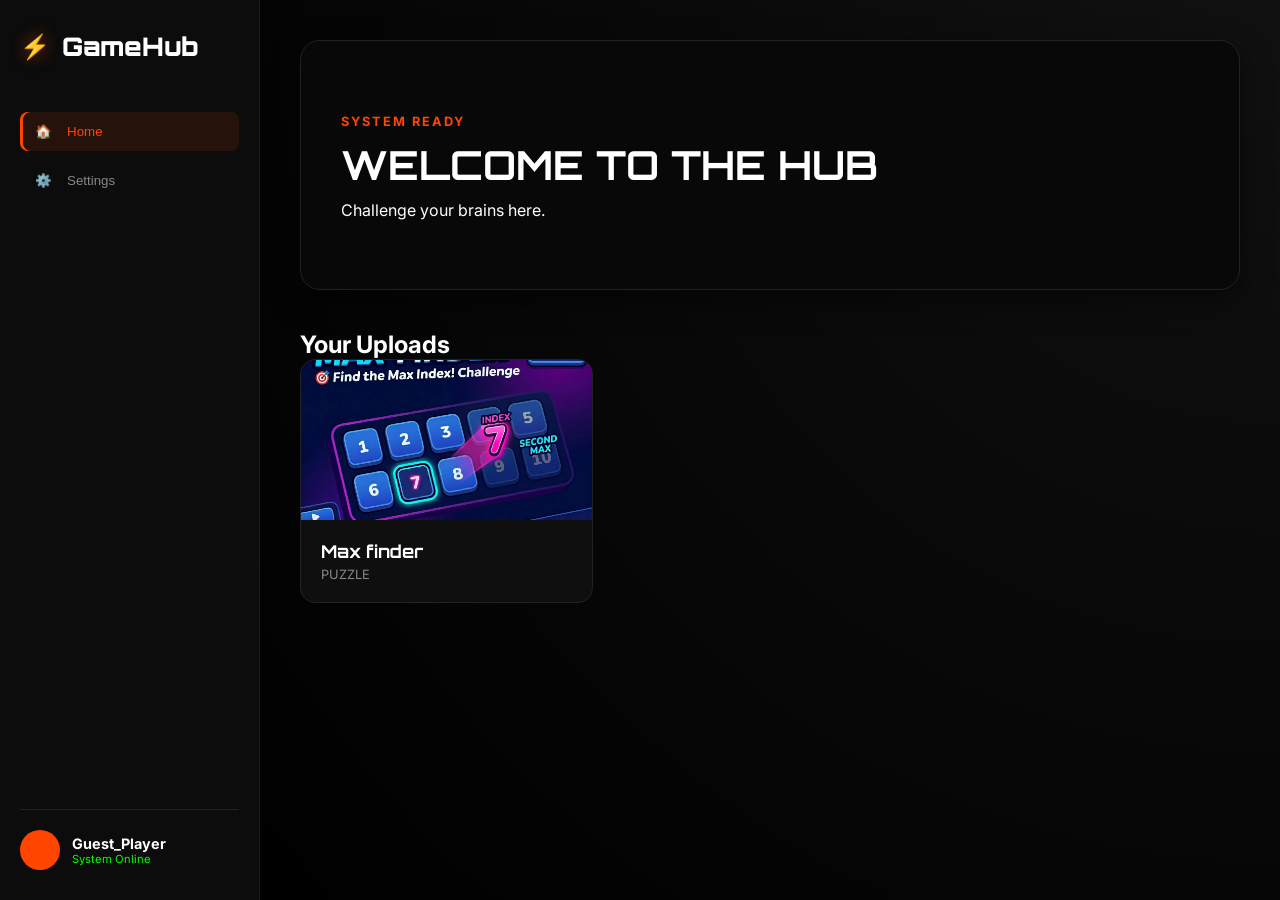
<file: index.html>
<!DOCTYPE html>
<html lang="en">
<head>
    <meta charset="UTF-8">
    <meta name="viewport" content="width=device-width, initial-scale=1.0">
    <title>GameHub | Ultimate Launcher</title>
    <link rel="stylesheet" href="style.css">
    <link href="https://fonts.googleapis.com/css2?family=Orbitron:wght@400;700;900&family=Inter:wght@300;500;700&display=swap" rel="stylesheet">
</head>
<body>

    <div class="app-shell">
        <aside class="sidebar">
            <div class="brand">
                <span class="logo-icon">⚡</span>
                <span class="logo-text">GameHub</span>
            </div>
            
            <nav class="menu">
                <button class="menu-item active" onclick="location.reload()">
                    <span class="icon">🏠</span> <span class="label">Home</span>
                </button>
                <button class="menu-item">
                    <span class="icon">⚙️</span> <span class="label">Settings</span>
                </button>
            </nav>

            <div class="user-card">
                <div class="avatar"></div>
                <div class="user-info">
                    <p class="username">Guest_Player</p>
                    <p class="status">System Online</p>
                </div>
            </div>
        </aside>

        <main class="viewport">
            
            <section id="library-view" class="content-view">
                <div class="hero">
                    <div class="hero-content">
                        <span class="accent-tag">SYSTEM READY</span>
                        <h1>WELCOME TO THE HUB</h1>
                        <p>Challenge your brains here.</p>
                    </div>
                </div>

                <div class="section-bar">
                    <h2>Your Uploads</h2>
                </div>

                <div id="game-grid" class="game-grid">
                    </div>
            </section>

            <section id="stage-view" class="content-view hidden">
                <div class="stage-header">
                    <button class="btn-back" onclick="exitToHub()">← EXIT TO HUB</button>
                    <h2 id="active-game-title">GAME TITLE</h2>
                </div>
                
                <div class="game-window">
                    <div id="game-mount">
                        </div>
                </div>
            </section>

        </main>
    </div>

    <script src="script.js"></script>
</body>
</html>
</file>
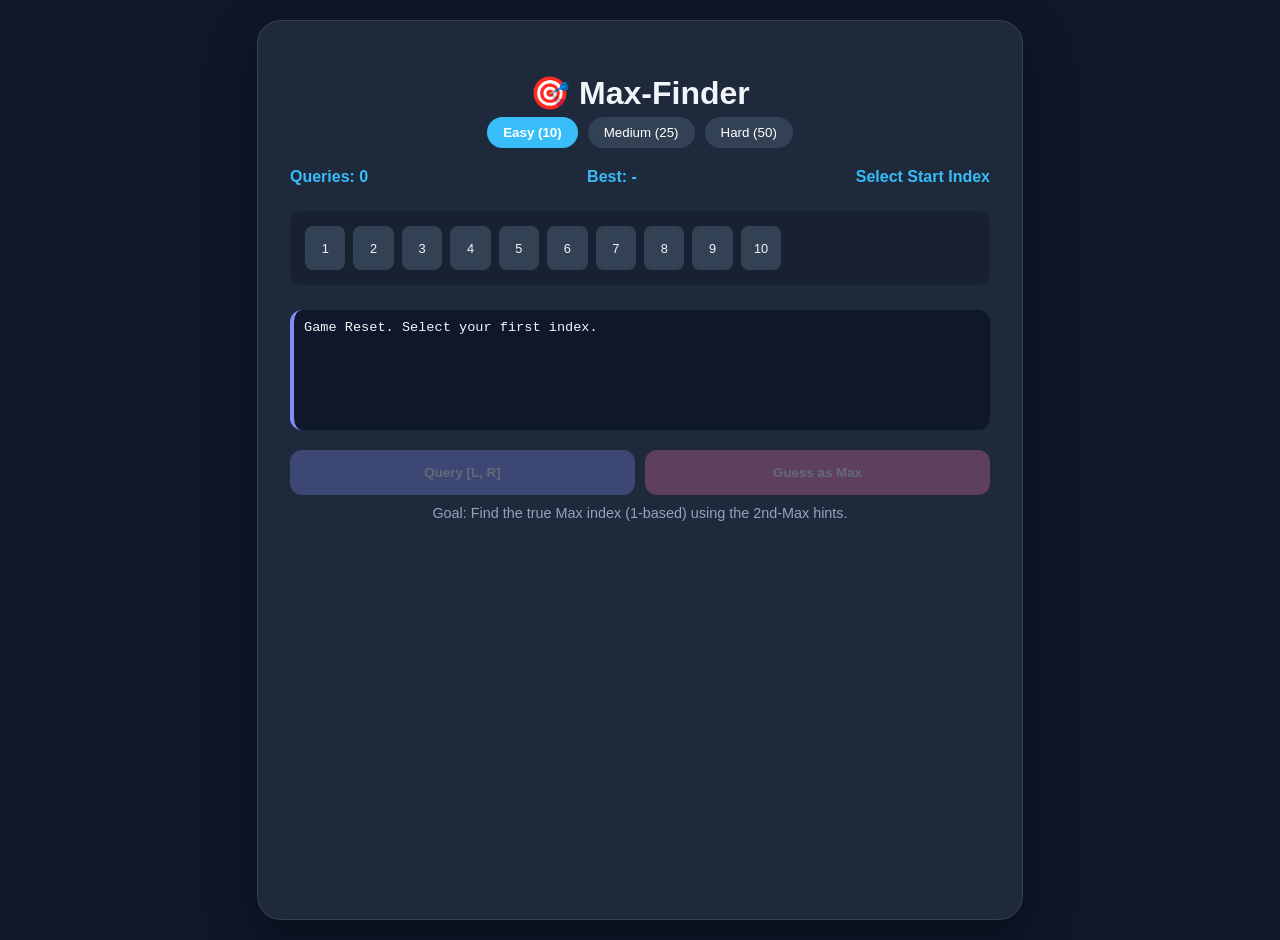
<file: uploads/games/Max_finder/index.html>
<!DOCTYPE html>
<html lang="en">
<head>
    <meta charset="UTF-8">
    <meta name="viewport" content="width=device-width, initial-scale=1.0">
    <title>Max-Finder Challenge</title>
    <style>
        :root {
            --bg: #0f172a; --card: #1e293b; --primary: #38bdf8;
            --secondary: #818cf8; --accent: #f472b6; --text: #f1f5f9;
            --selection: rgba(56, 189, 248, 0.2);
        }
        body { font-family: 'Inter', sans-serif; background: var(--bg); color: var(--text); display: flex; justify-content: center; padding: 20px; margin: 0; min-height: 100vh; }
        .game-card { background: var(--card); padding: 2rem; border-radius: 24px; width: 100%; max-width: 700px; box-shadow: 0 20px 50px rgba(0,0,0,0.4); border: 1px solid rgba(255,255,255,0.1); }
        
        /* Difficulty Tabs */
        .difficulty-row { display: flex; gap: 10px; margin-bottom: 20px; justify-content: center; }
        .diff-btn { background: #334155; border: none; color: white; padding: 8px 16px; border-radius: 20px; cursor: pointer; transition: 0.3s; }
        .diff-btn.active { background: var(--primary); font-weight: bold; }

        /* Grid System */
        .array-grid { display: grid; grid-template-columns: repeat(auto-fill, minmax(40px, 1fr)); gap: 8px; margin: 25px 0; padding: 15px; background: rgba(0,0,0,0.2); border-radius: 12px; }
        .cell { height: 40px; background: #334155; border-radius: 8px; display: flex; align-items: center; justify-content: center; cursor: pointer; user-select: none; transition: 0.2s; font-size: 0.8rem; border: 2px solid transparent; }
        .cell:hover { background: #475569; border-color: var(--secondary); }
        .cell.selected { background: var(--selection); border-color: var(--primary); }
        .cell.in-range { background: var(--primary); color: #0f172a; font-weight: bold; box-shadow: 0 0 15px var(--primary); }
        .cell.is-max { background: var(--accent) !important; color: white; transform: scale(1.1); }

        /* Status & Logs */
        .stats-bar { display: flex; justify-content: space-between; font-weight: 600; color: var(--primary); margin-bottom: 10px; }
        .log-box { background: #0f172a; height: 100px; overflow-y: auto; border-radius: 12px; padding: 10px; font-family: monospace; font-size: 0.85rem; margin-bottom: 20px; border-left: 4px solid var(--secondary); }
        
        .controls { display: flex; gap: 10px; }
        button.main-btn { flex: 1; padding: 15px; border-radius: 12px; border: none; font-weight: bold; cursor: pointer; transition: 0.2s; }
        .query-btn { background: var(--secondary); color: white; }
        .guess-btn { background: var(--accent); color: white; }
        button:disabled { opacity: 0.3; cursor: not-allowed; }
        
        .instruction { text-align: center; color: #94a3b8; font-size: 0.9rem; margin-top: 10px; }
        #best-score {
          text-shadow: 0 0 10px rgba(74, 222, 128, 0.5);
          font-variant-numeric: tabular-nums;
        }
    </style>
</head>
<body>

<div class="game-card">
    <h1 style="text-align: center; margin-bottom: 5px;">🎯 Max-Finder</h1>
    <div class="difficulty-row" id="diff-selector">
        <button class="diff-btn active" onclick="setDiff(10, this)">Easy (10)</button>
        <button class="diff-btn" onclick="setDiff(25, this)">Medium (25)</button>
        <button class="diff-btn" onclick="setDiff(50, this)">Hard (50)</button>
    </div>

    <div class="stats-bar">
        <span>Queries: <span id="q-count">0</span></span>
        <span>Best<span id="best-size"></span>: <span id="best-score" style="color:var(--success)">-</span></span>
        <span id="game-status">Select Start Index</span>
    </div>

    <div class="array-grid" id="grid"></div>

    <div class="log-box" id="log">Welcome! Click two cells to define a range.</div>

    <div class="controls">
        <button id="btn-query" class="main-btn query-btn" onclick="runQuery()" disabled>Query [L, R]</button>
        <button id="btn-guess" class="main-btn guess-btn" onclick="runGuess()" disabled>Guess as Max</button>
    </div>
    <p class="instruction">Goal: Find the true Max index (1-based) using the 2nd-Max hints.</p>
</div>

<script>
    let n = 10;
    let hiddenArray = [];
    let queries = 0;
    let selectedIndices = []; // Stores the 1-based indices clicked

    function setDiff(size, btn) {
        n = size;
        document.querySelectorAll('.diff-btn').forEach(b => b.classList.remove('active'));
        btn.classList.add('active');
        initGame();
    }

    function initGame() {
      
        const best = localStorage.getItem(`best-maxfinder-${n}`);
        document.getElementById('best-score').innerText = best ? best : "-";
        
        queries = 0;
        selectedIndices = [];
        document.getElementById('q-count').innerText = "0";
        document.getElementById('log').innerHTML = "Game Reset. Select your first index.";
        updateButtons();
        
        // Generate random unique array
        hiddenArray = Array.from({length: n}, (_, i) => i + 1);
        for (let i = n - 1; i > 0; i--) {
            const j = Math.floor(Math.random() * (i + 1));
            [hiddenArray[i], hiddenArray[j]] = [hiddenArray[j], hiddenArray[i]];
        }

        renderGrid();
    }

    function renderGrid() {
        const grid = document.getElementById('grid');
        grid.innerHTML = '';
        for (let i = 1; i <= n; i++) {
            const cell = document.createElement('div');
            cell.className = 'cell';
            cell.id = `c-${i}`;
            cell.innerText = i;
            cell.onclick = () => handleCellClick(i);
            grid.appendChild(cell);
        }
    }

    function handleCellClick(idx) {
        if (selectedIndices.length >= 2) selectedIndices = [];
        
        selectedIndices.push(idx);
        selectedIndices.sort((a, b) => a - b);
        
        refreshHighlights();
        updateButtons();
    }

    function refreshHighlights() {
        document.querySelectorAll('.cell').forEach(c => c.className = 'cell');
        
        if (selectedIndices.length === 1) {
            document.getElementById(`c-${selectedIndices[0]}`).classList.add('selected');
            document.getElementById('game-status').innerText = "Select End Index";
        } else if (selectedIndices.length === 2) {
            for (let i = selectedIndices[0]; i <= selectedIndices[1]; i++) {
                document.getElementById(`c-${i}`).classList.add('in-range');
            }
            document.getElementById(`c-${selectedIndices[0]}`).classList.add('selected');
            document.getElementById(`c-${selectedIndices[1]}`).classList.add('selected');
            document.getElementById('game-status').innerText = "Range Locked";
        }
    }

    function updateButtons() {
        const hasRange = selectedIndices.length === 2 && selectedIndices[0] !== selectedIndices[1];
        const hasOne = selectedIndices.length === 1;
        document.getElementById('btn-query').disabled = !hasRange;
        document.getElementById('btn-guess').disabled = !hasOne;
    }

    function runQuery() {
        const [l, r] = selectedIndices;
        let sub = [];
        for (let i = l - 1; i < r; i++) {
            sub.push({ val: hiddenArray[i], idx: i + 1 });
        }
        sub.sort((a, b) => b.val - a.val);
        const smax = sub[1].idx;

        queries++;
        document.getElementById('q-count').innerText = queries;
        addLog(`Query [${l}, ${r}]: Second Max is at <strong>Index ${smax}</strong>`);
        
        selectedIndices = [];
        refreshHighlights();
        updateButtons();
    }

    function runGuess() {
        
        const guessIdx = selectedIndices[0];
        const maxVal = Math.max(...hiddenArray);
        const actualIdx = hiddenArray.indexOf(maxVal) + 1;

        if (guessIdx === actualIdx) {
            const currentBest = localStorage.getItem(`best-maxfinder-${n}`);
            if (!currentBest || queries < parseInt(currentBest)) {
              localStorage.setItem(`best-maxfinder-${n}`, queries);
              addLog(`<span style="color:var(--success)">⭐ NEW RECORD: ${queries} queries!</span>`);
            }
            
            addLog(`<span style="color:var(--success)">🏆 CORRECT! Max was at ${actualIdx}. Resetting...in 5</span>`);
            document.getElementById(`c-${actualIdx}`).classList.add('is-max');
            setTimeout(initGame, 5000);
        } else {
            addLog(`<span style="color:var(--accent)">❌ WRONG! Max was at ${actualIdx}. Try again!</span>`);
            initGame();
        }
    }

    function addLog(msg) {
        const log = document.getElementById('log');
        log.innerHTML = `<div>> ${msg}</div>` + log.innerHTML;
    }

    initGame();
</script>
</body>
</html>
</file>
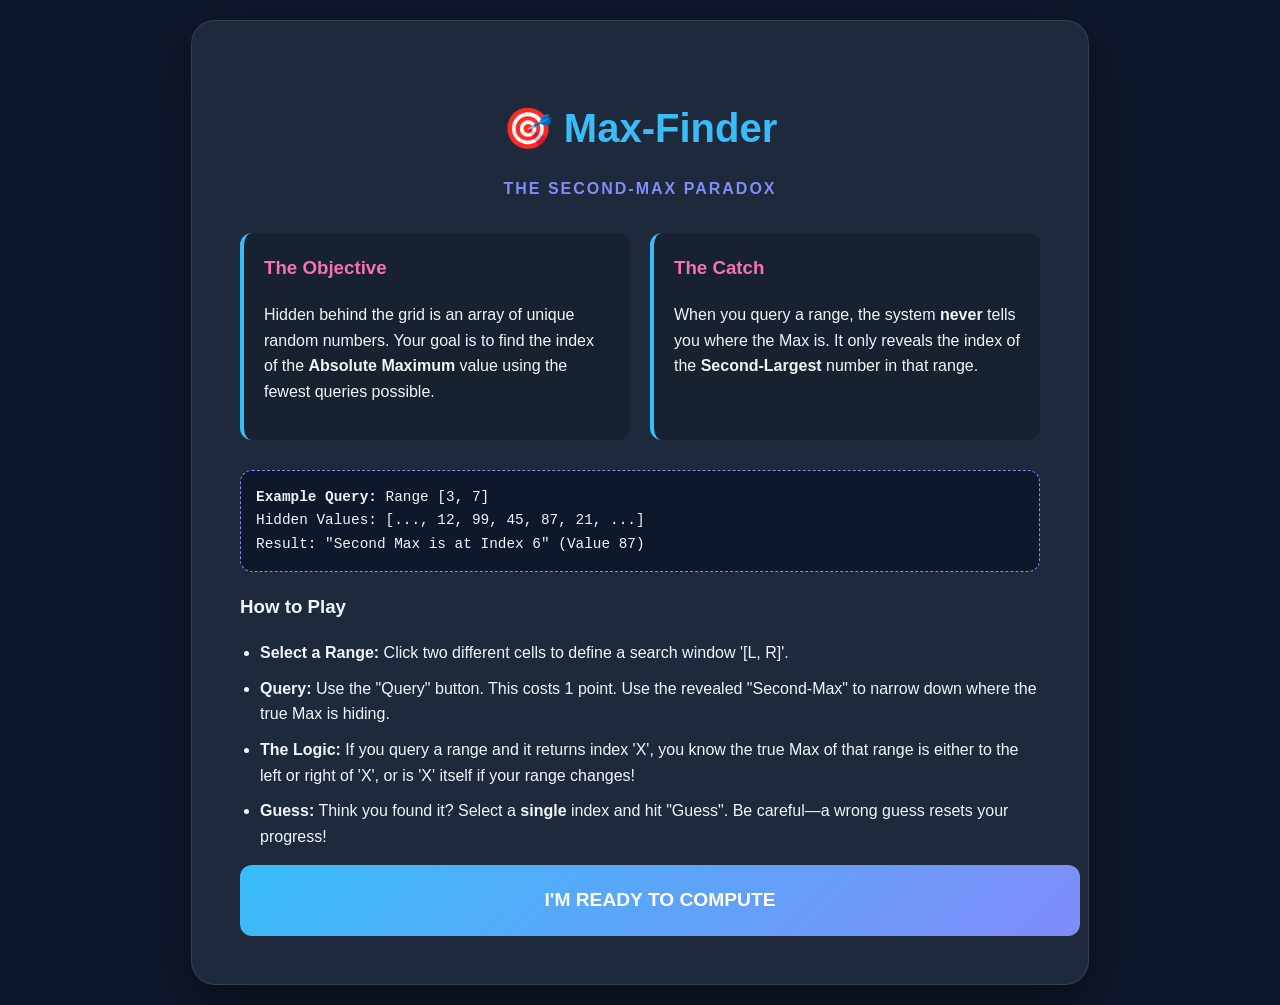
<file: uploads/games/Max_finder/htp.html>
<!DOCTYPE html>
<html lang="en">
<head>
    <meta charset="UTF-8">
    <meta name="viewport" content="width=device-width, initial-scale=1.0">
    <title>How to Play | Max-Finder</title>
    <style>
        :root {
            --bg: #0f172a; --card: #1e293b; --primary: #38bdf8;
            --secondary: #818cf8; --accent: #f472b6; --text: #f1f5f9;
        }
        body { 
            font-family: 'Inter', sans-serif; 
            background: var(--bg); 
            color: var(--text); 
            display: flex; 
            justify-content: center; 
            align-items: center;
            padding: 20px; 
            margin: 0; 
            min-height: 100vh; 
        }
        .intro-card { 
            background: var(--card); 
            padding: 3rem; 
            border-radius: 24px; 
            width: 100%; 
            max-width: 800px; 
            box-shadow: 0 20px 50px rgba(0,0,0,0.4); 
            border: 1px solid rgba(255,255,255,0.1); 
            line-height: 1.6;
        }
        h1 { font-size: 2.5rem; text-align: center; margin-bottom: 0.5rem; color: var(--primary); }
        .subtitle { text-align: center; color: var(--secondary); margin-bottom: 2rem; font-weight: 600; text-transform: uppercase; letter-spacing: 2px; }
        
        .rule-grid { display: grid; grid-template-columns: 1fr 1fr; gap: 20px; margin-bottom: 30px; }
        .rule-item { background: rgba(0,0,0,0.2); padding: 20px; border-radius: 12px; border-left: 4px solid var(--primary); }
        .rule-item h3 { margin-top: 0; color: var(--accent); }
        
        .math-box { 
            background: #0f172a; 
            padding: 15px; 
            border-radius: 12px; 
            font-family: monospace; 
            font-size: 0.9rem; 
            margin: 20px 0;
            border: 1px dashed var(--secondary);
        }

        .cta-btn { 
            display: block; 
            width: 100%; 
            padding: 20px; 
            background: linear-gradient(135deg, var(--primary), var(--secondary)); 
            color: white; 
            text-align: center; 
            text-decoration: none; 
            font-weight: bold; 
            font-size: 1.2rem; 
            border-radius: 12px; 
            transition: transform 0.2s, box-shadow 0.2s;
        }
        .cta-btn:hover { transform: translateY(-3px); box-shadow: 0 10px 20px rgba(56, 189, 248, 0.3); }
        
        ul { padding-left: 20px; }
        li { margin-bottom: 10px; }
    </style>
</head>
<body>

<div class="intro-card">
    <h1>🎯 Max-Finder</h1>
    <p class="subtitle">The Second-Max Paradox</p>

    <div class="rule-grid">
        <div class="rule-item">
            <h3>The Objective</h3>
            <p>Hidden behind the grid is an array of unique random numbers. Your goal is to find the index of the <strong>Absolute Maximum</strong> value using the fewest queries possible.</p>
        </div>
        <div class="rule-item">
            <h3>The Catch</h3>
            <p>When you query a range, the system <strong>never</strong> tells you where the Max is. It only reveals the index of the <strong>Second-Largest</strong> number in that range.</p>
        </div>
    </div>

    <div class="math-box">
        <strong>Example Query:</strong> Range [3, 7]<br>
        Hidden Values: [..., 12, 99, 45, 87, 21, ...]<br>
        Result: "Second Max is at Index 6" (Value 87)
    </div>

    <h3>How to Play</h3>
    <ul>
        <li><strong>Select a Range:</strong> Click two different cells to define a search window '[L, R]'.</li>
        <li><strong>Query:</strong> Use the "Query" button. This costs 1 point. Use the revealed "Second-Max" to narrow down where the true Max is hiding.</li>
        <li><strong>The Logic:</strong> If you query a range and it returns index 'X', you know the true Max of that range is either to the left or right of 'X', or is 'X' itself if your range changes!</li>
        <li><strong>Guess:</strong> Think you found it? Select a <strong>single</strong> index and hit "Guess". Be careful—a wrong guess resets your progress!</li>
    </ul>

    <a href="index.html" class="cta-btn">I'M READY TO COMPUTE</a>
</div>

</body>
</html>
</file>
<file: style.css>
:root {
    --black: #000000;
    --dark-grey: #0c0c0c;
    --orange: #FF4500;
    --orange-glow: rgba(255, 69, 0, 0.6);
    --text-dim: #888;
    --transition: 0.3s cubic-bezier(0.4, 0, 0.2, 1);
}

* { margin: 0; padding: 0; box-sizing: border-box; }

body {
    background-color: var(--black);
    color: white;
    font-family: 'Inter', sans-serif;
    height: 100vh;
    overflow: hidden;
}

.app-shell { display: flex; height: 100vh; }

/* Sidebar */
.sidebar {
    width: 260px;
    background: var(--dark-grey);
    border-right: 1px solid #1a1a1a;
    display: flex;
    flex-direction: column;
    padding: 30px 20px;
}

.brand { display: flex; align-items: center; gap: 12px; margin-bottom: 50px; }
.logo-icon { font-size: 1.5rem; color: var(--orange); filter: drop-shadow(0 0 8px var(--orange-glow)); }
.logo-text { font-family: 'Orbitron', sans-serif; font-size: 1.6rem; font-weight: 900; color: white; }

.menu-item {
    background: transparent; border: none; color: var(--text-dim);
    display: flex; align-items: center; gap: 15px; padding: 12px 15px;
    width: 100%; cursor: pointer; border-radius: 8px; margin-bottom: 10px; transition: var(--transition);
}

.menu-item.active, .menu-item:hover {
    background: rgba(255, 69, 0, 0.1);
    color: var(--orange);
    box-shadow: inset 3px 0 0 var(--orange);
}

/* Main Viewport */
.viewport { flex: 1; overflow-y: auto; padding: 40px; background: radial-gradient(circle at top right, #111, #000); }

.hero {
    height: 250px; background: #080808; border-radius: 20px;
    display: flex; align-items: center; padding: 40px; margin-bottom: 40px;
    border: 1px solid #222; box-shadow: 0 10px 30px rgba(0,0,0,0.5);
}

h1 { font-family: 'Orbitron', sans-serif; font-size: 2.5rem; margin: 10px 0; }
.accent-tag { color: var(--orange); font-weight: bold; letter-spacing: 2px; font-size: 0.8rem; }

/* Dynamic Grid */
.game-grid { display: grid; grid-template-columns: repeat(auto-fill, minmax(260px, 1fr)); gap: 30px; }

.game-card {
    background: #0f0f0f; border-radius: 15px; overflow: hidden; cursor: pointer;
    border: 1px solid #222; transition: var(--transition);
}

.game-card:hover {
    border-color: var(--orange);
    transform: translateY(-10px);
    box-shadow: 0 15px 40px rgba(255, 69, 0, 0.2);
}

.card-preview { 
    height: 160px; background-color: #1a1a1a; 
    background-position: center; background-size: cover; 
}

.card-details { padding: 20px; }
.card-details h3 { font-family: 'Orbitron', sans-serif; font-size: 1.1rem; margin-bottom: 5px; }
.card-details p { color: var(--text-dim); font-size: 0.8rem; text-transform: uppercase; }

/* Game Stage */
.hidden { display: none; }
.stage-header { display: flex; justify-content: space-between; align-items: center; margin-bottom: 20px; }
.btn-back {
    background: transparent; border: 1px solid var(--orange); color: var(--orange);
    padding: 8px 15px; border-radius: 5px; cursor: pointer; font-family: 'Orbitron';
}

.game-window {
    width: 100%; height: 75vh; background: #000; border-radius: 20px;
    border: 1px solid var(--orange); box-shadow: 0 0 50px rgba(255, 69, 0, 0.1);
    overflow: hidden;
}

#game-mount, iframe { width: 100%; height: 100%; border: none; }

/* User Card */
.user-card { margin-top: auto; display: flex; align-items: center; gap: 12px; padding-top: 20px; border-top: 1px solid #222; }
.avatar { width: 40px; height: 40px; background: var(--orange); border-radius: 50%; }
.username { font-weight: bold; font-size: 0.9rem; }
.status { font-size: 0.7rem; color: #00ff00; }
</file>
